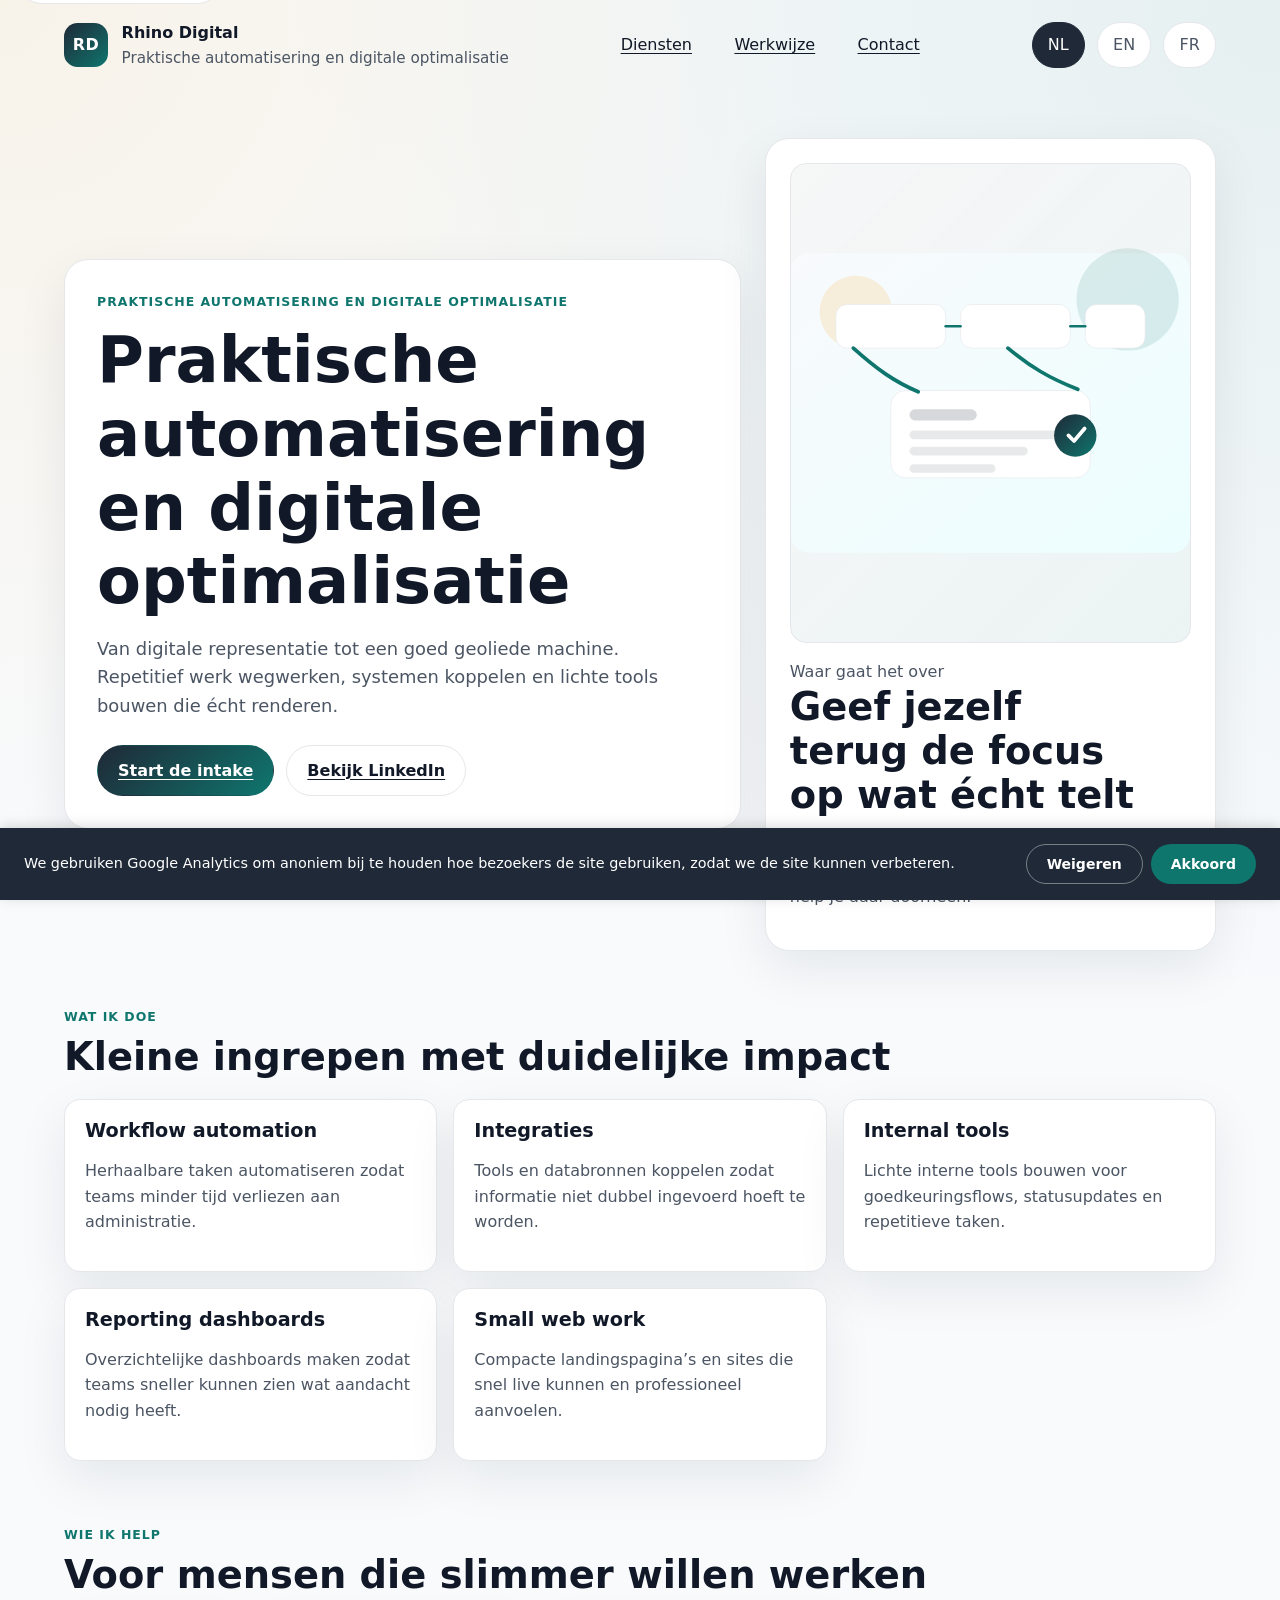
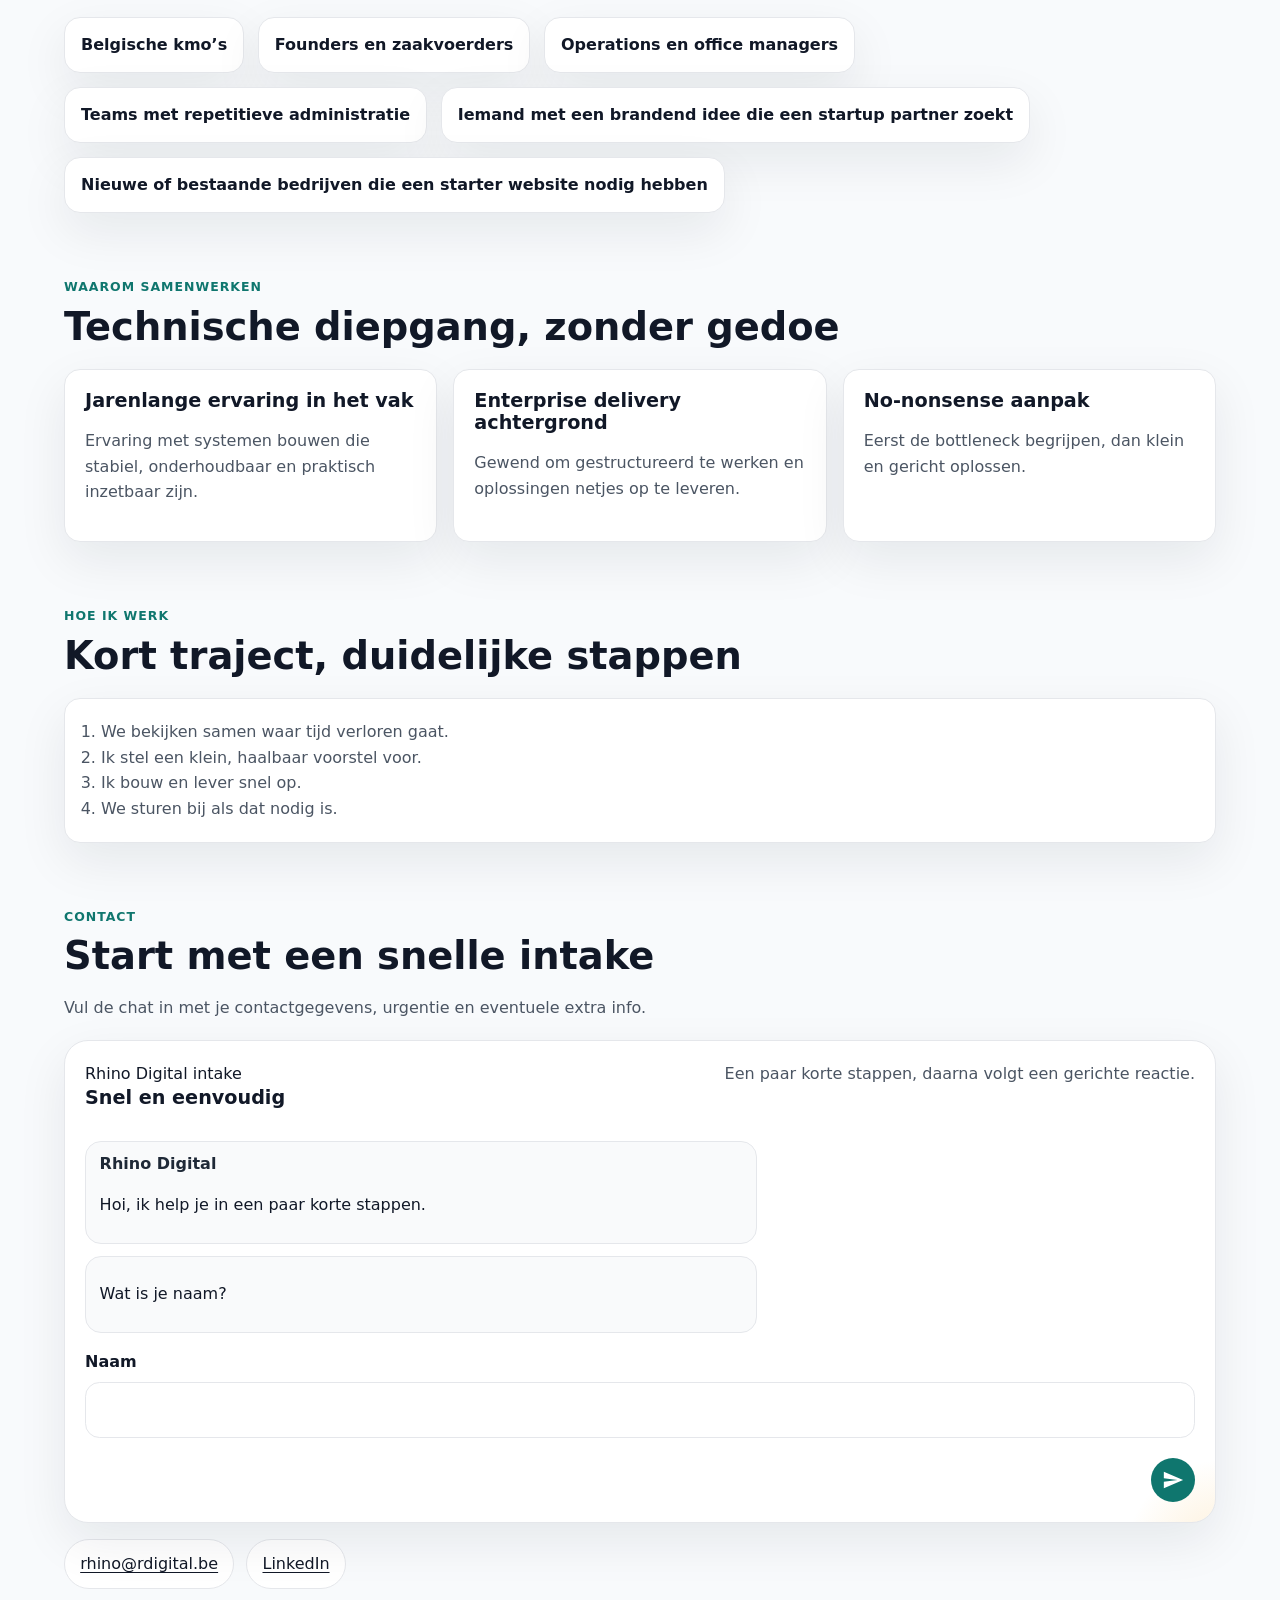
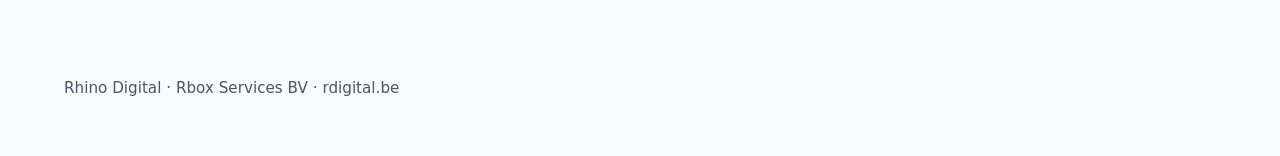
<file: index.html>
<!doctype html>
<html lang="nl" class="no-js">
  <head>
    <meta charset="utf-8" />
    <meta name="viewport" content="width=device-width, initial-scale=1" />
    <meta name="theme-color" content="#1f2937" />
    <meta
      name="description"
      content="Rhino Digital helpt teams repetitief werk verminderen met AI-ondersteunde automatisering, integraties en lichte digitale tools."
    />
    <link rel="canonical" href="https://rdigital.be/" />
    <meta property="og:site_name" content="Rhino Digital" />
    <meta property="og:type" content="website" />
    <meta property="og:title" content="Rhino Digital | Praktische automatisering en digitale optimalisatie" />
    <meta
      property="og:description"
      content="Rhino Digital helpt teams repetitief werk verminderen met AI-ondersteunde automatisering, integraties en lichte digitale tools."
    />
    <meta property="og:url" content="https://rdigital.be/" />
    <meta property="og:image" content="https://rdigital.be/assets/og-image.svg" />
    <link rel="icon" href="assets/favicon.svg" type="image/svg+xml" />
    <link rel="manifest" href="manifest.webmanifest" />
    <link rel="stylesheet" href="styles.css" />
    <title>Rhino Digital | Praktische automatisering en digitale optimalisatie</title>
  </head>
  <body>
    <a class="skip-link" href="#main" data-i18n="skipLink">Naar inhoud springen</a>

    <header class="site-header">
      <div class="brand">
        <div class="brand-mark" aria-hidden="true">RD</div>
        <div>
          <p class="brand-name" data-i18n="brandName">Rhino Digital</p>
          <p class="brand-tagline" data-i18n="tagline">Praktische automatisering en digitale optimalisatie</p>
        </div>
      </div>

      <nav class="site-nav" aria-label="Hoofdnavigatie">
        <a href="#services" data-i18n="navServices">Diensten</a>
        <a href="#process" data-i18n="navProcess">Werkwijze</a>
        <a href="#contact" data-i18n="navContact">Contact</a>
      </nav>

      <div class="lang-switch" role="group" aria-label="Taal">
        <button type="button" class="lang-button is-active" data-lang="nl" aria-pressed="true">NL</button>
        <button type="button" class="lang-button" data-lang="en" aria-pressed="false">EN</button>
        <button type="button" class="lang-button" data-lang="fr" aria-pressed="false">FR</button>
      </div>
    </header>

    <main id="main">
      <section class="hero">
        <div class="hero-copy">
          <p class="eyebrow" data-i18n="heroEyebrow">Praktische automatisering en digitalisering</p>
          <h1 data-i18n="heroTitle">Praktische automatisering en digitale optimalisatie</h1>
          <p class="hero-lead" data-i18n="heroLead">
            Van digitale representatie tot een goed geoliede machine. Repetitief werk wegwerken, systemen koppelen en lichte tools bouwen die écht renderen.
          </p>

          <div class="hero-actions">
            <a class="button button-primary" href="#contact" data-i18n="heroPrimaryCta">Start de intake</a>
            <a class="button button-secondary" href="https://www.linkedin.com/in/rhino-van-boxelaere-b89b75146/" target="_blank" rel="noreferrer" data-i18n="heroSecondaryCta">Bekijk LinkedIn</a>
          </div>
        </div>

        <aside class="hero-card" aria-label="Samenvatting">
          <img
            class="hero-illustration"
            src="assets/hero-illustration.svg"
            alt="Overzicht van een geautomatiseerde workflow en duidelijke statusstappen"
            width="640"
            height="480"
            fetchpriority="high"
          />
          <p class="card-label" data-i18n="cardLabel">Waar gaat het over</p>
          <h2 data-i18n="cardTitle">Geef jezelf terug de focus op wat écht telt</h2>
          <p data-i18n="cardBody">
            Of je nu solo werkt of een team aanstuurt — de digitale kant van je werk hoeft geen last te zijn. Ik help je daar doorheen.
          </p>
        </aside>
      </section>

      <section class="section" id="services">
        <div class="section-heading">
          <p class="eyebrow" data-i18n="servicesEyebrow">Wat ik doe</p>
          <h2 data-i18n="servicesTitle">Kleine ingrepen met duidelijke impact</h2>
        </div>
        <div class="card-grid">
          <article class="info-card">
            <h3 data-i18n="service1Title">Workflow automation</h3>
            <p data-i18n="service1Body">Herhaalbare taken automatiseren zodat teams minder tijd verliezen aan administratie.</p>
          </article>
          <article class="info-card">
            <h3 data-i18n="service2Title">Integraties</h3>
            <p data-i18n="service2Body">Tools en databronnen koppelen zodat informatie niet dubbel ingevoerd hoeft te worden.</p>
          </article>
          <article class="info-card">
            <h3 data-i18n="service3Title">Internal tools</h3>
            <p data-i18n="service3Body">Lichte interne tools bouwen voor goedkeuringsflows, statusupdates en repetitieve taken.</p>
          </article>
          <article class="info-card">
            <h3 data-i18n="service4Title">Reporting dashboards</h3>
            <p data-i18n="service4Body">Overzichtelijke dashboards maken zodat teams sneller kunnen zien wat aandacht nodig heeft.</p>
          </article>
          <article class="info-card">
            <h3 data-i18n="service5Title">Small web work</h3>
            <p data-i18n="service5Body">Compacte landingspagina’s en sites die snel live kunnen en professioneel aanvoelen.</p>
          </article>
        </div>
      </section>

      <section class="section" id="audience">
        <div class="section-heading">
          <p class="eyebrow" data-i18n="audienceEyebrow">Wie ik help</p>
          <h2 data-i18n="audienceTitle">Voor mensen die slimmer willen werken</h2>
        </div>
        <div class="pill-grid">
          <div class="pill" data-i18n="audience1">Belgische kmo’s</div>
          <div class="pill" data-i18n="audience2">Founders en zaakvoerders</div>
          <div class="pill" data-i18n="audience3">Operations en office managers</div>
          <div class="pill" data-i18n="audience4">Teams met repetitieve administratie</div>
          <div class="pill" data-i18n="audience5">Iemand met een brandend idee die een startup partner zoekt</div>
          <div class="pill" data-i18n="audience6">Nieuwe of bestaande bedrijven die een starter website nodig hebben</div>
        </div>
      </section>

      <section class="section" id="why">
        <div class="section-heading">
          <p class="eyebrow" data-i18n="whyEyebrow">Waarom samenwerken</p>
          <h2 data-i18n="whyTitle">Technische diepgang, zonder gedoe</h2>
        </div>
        <div class="card-grid card-grid-compact">
          <article class="info-card">
            <h3 data-i18n="why1Title">Jarenlange ervaring in het vak</h3>
            <p data-i18n="why1Body">Ervaring met systemen bouwen die stabiel, onderhoudbaar en praktisch inzetbaar zijn.</p>
          </article>
          <article class="info-card">
            <h3 data-i18n="why2Title">Enterprise delivery achtergrond</h3>
            <p data-i18n="why2Body">Gewend om gestructureerd te werken en oplossingen netjes op te leveren.</p>
          </article>
          <article class="info-card">
            <h3 data-i18n="why3Title">No-nonsense aanpak</h3>
            <p data-i18n="why3Body">Eerst de bottleneck begrijpen, dan klein en gericht oplossen.</p>
          </article>
        </div>
      </section>

      <section class="section" id="process">
        <div class="section-heading">
          <p class="eyebrow" data-i18n="processEyebrow">Hoe ik werk</p>
          <h2 data-i18n="processTitle">Kort traject, duidelijke stappen</h2>
        </div>
        <ol class="process-list">
          <li data-i18n="process1">We bekijken samen waar tijd verloren gaat.</li>
          <li data-i18n="process2">Ik stel een klein, haalbaar voorstel voor.</li>
          <li data-i18n="process3">Ik bouw en lever snel op.</li>
          <li data-i18n="process4">We sturen bij als dat nodig is.</li>
        </ol>
      </section>

      <section class="section section-contact" id="contact">
        <div class="section-heading">
          <p class="eyebrow" data-i18n="contactEyebrow">Contact</p>
          <h2 data-i18n="contactTitle">Start met een snelle intake</h2>
          <p class="section-lead" data-i18n="contactLead">
            Vul de chat in met je contactgegevens, urgentie en eventuele extra info.
          </p>
        </div>

        <div class="chat-shell">
          <div class="chat-header">
            <div>
              <p class="chat-kicker" data-i18n="chatKicker">Rhino Digital intake</p>
              <h3 data-i18n="chatTitle">Snel en eenvoudig</h3>
            </div>
            <p class="chat-note" data-i18n="chatNote">Een paar korte stappen, daarna volgt een gerichte reactie.</p>
          </div>

          <div class="chat-log" id="chatLog" aria-live="polite"></div>

          <form class="chat-form" id="chatForm" novalidate>
            <div class="field" id="fieldName">
              <label for="name" data-i18n="labelName">Naam</label>
              <input id="name" name="name" type="text" autocomplete="name" required />
            </div>

            <div class="field hidden" id="fieldEmail">
              <label for="email" data-i18n="labelEmail">Contactgegeven (e-mail of telefoonnummer)</label>
              <input id="email" name="email" type="text" autocomplete="off" />
            </div>

            <div class="field hidden" id="fieldCompany">
              <label for="company" data-i18n="labelCompany">Bedrijf (optioneel)</label>
              <input id="company" name="company" type="text" autocomplete="organization" />
            </div>

            <fieldset class="field hidden" id="fieldUrgency">
              <legend id="urgencyLegend" data-i18n="labelUrgency">Urgentie</legend>
              <div class="choice-grid" role="radiogroup" aria-labelledby="urgencyLegend">
                <label><input type="radio" name="urgency" value="Zo snel mogelijk" required /> <span data-i18n="urgency1">Zo snel mogelijk</span></label>
                <label><input type="radio" name="urgency" value="Deze week" /> <span data-i18n="urgency2">Deze week</span></label>
                <label><input type="radio" name="urgency" value="Deze maand" /> <span data-i18n="urgency3">Deze maand</span></label>
                <label><input type="radio" name="urgency" value="Gewoon verkennen" /> <span data-i18n="urgency4">Gewoon verkennen</span></label>
              </div>
            </fieldset>

            <div class="field hidden" id="fieldDetails">
              <label for="details" data-i18n="labelDetails">Extra info (optioneel)</label>
              <textarea id="details" name="details" rows="4" placeholder="Wat wil je verbeteren, automatiseren of vereenvoudigen?"></textarea>
            </div>

            <div class="honeypot" aria-hidden="true">
              <label>Leave this empty <input type="text" name="hp" tabindex="-1" autocomplete="off" /></label>
            </div>

            <div class="chat-actions">
              <button class="chat-undo-btn hidden" type="button" id="undoButton" data-i18n="undoButton">← Vorige</button>
              <button class="chat-send-btn" type="submit" id="nextButton">
                <span class="sr-only" data-i18n="nextButton">Volgende</span>
                <svg aria-hidden="true" xmlns="http://www.w3.org/2000/svg" viewBox="0 0 24 24" fill="currentColor" width="22" height="22">
                  <path d="M2.01 21L23 12 2.01 3 2 10l15 2-15 2z"/>
                </svg>
              </button>
            </div>
          </form>
        </div>

        <div class="contact-links">
          <a href="mailto:rhino@rdigital.be">rhino@rdigital.be</a>
          <a href="https://www.linkedin.com/in/rhino-van-boxelaere-b89b75146/" target="_blank" rel="noreferrer">LinkedIn</a>
        </div>

        <noscript>
          <p class="noscript-notice">Deze contactform vereist JavaScript. Bereik me rechtstreeks via <a href="mailto:rhino@rdigital.be">rhino@rdigital.be</a>.</p>
        </noscript>
      </section>
    </main>

    <footer class="site-footer">
      <p>Rhino Digital · Rbox Services BV · rdigital.be</p>
    </footer>

    <div class="cookie-banner hidden" id="cookieBanner" role="dialog" aria-modal="false" aria-label="Cookie toestemming">
      <p data-i18n="cookieText">We gebruiken Google Analytics om anoniem bij te houden hoe bezoekers de site gebruiken, zodat we de site kunnen verbeteren.</p>
      <div class="cookie-actions">
        <button class="btn-cookie-decline" id="cookieDecline" data-i18n="cookieDecline">Weigeren</button>
        <button class="btn-cookie-accept" id="cookieAccept" data-i18n="cookieAccept">Akkoord</button>
      </div>
    </div>

    <script src="script.js" type="module"></script>
  </body>
</html>
</file>
<file: styles.css>
:root {
  color-scheme: light;
  --bg: #f8fafc;
  --surface: #ffffff;
  --text: #111827;
  --muted: #4b5563;
  --border: #e5e7eb;
  --primary: #1f2937;
  --secondary: #0f766e;
  --accent: #f59e0b;
  --shadow: 0 18px 50px rgb(15 23 42 / 0.08);
  --radius-lg: 1.5rem;
  --radius-md: 1rem;
  --radius-sm: 0.75rem;
  --max-width: 72rem;
}

*,
*::before,
*::after {
  box-sizing: border-box;
}

html {
  scroll-behavior: smooth;
}

body {
  margin: 0;
  font-family: Inter, system-ui, sans-serif;
  background:
    radial-gradient(circle at top left, rgb(245 158 11 / 0.08), transparent 24%),
    radial-gradient(circle at top right, rgb(15 118 110 / 0.08), transparent 28%),
    var(--bg);
  color: var(--text);
  line-height: 1.6;
}

img,
svg {
  display: block;
  max-width: 100%;
}

a {
  color: inherit;
  text-decoration-thickness: 0.08em;
  text-underline-offset: 0.18em;
}

a:hover,
a:focus-visible {
  color: var(--secondary);
}

:focus-visible {
  outline: 3px solid rgb(15 118 110 / 0.4);
  outline-offset: 3px;
}

.skip-link {
  position: absolute;
  top: -3rem;
  left: 1rem;
  z-index: 20;
  background: var(--surface);
  border: 1px solid var(--border);
  padding: 0.75rem 1rem;
  border-radius: 999px;
  transition: top 0.2s ease;
}

.skip-link:focus {
  top: 1rem;
}

.site-header,
.hero,
.section,
.site-footer {
  width: min(calc(100% - 2rem), var(--max-width));
  margin: 0 auto;
}

.site-header {
  display: flex;
  align-items: center;
  justify-content: space-between;
  gap: 1rem;
  padding: 1.25rem 0;
}

.brand {
  display: flex;
  align-items: center;
  gap: 0.85rem;
}

.brand-mark {
  width: 2.75rem;
  height: 2.75rem;
  display: grid;
  place-items: center;
  border-radius: 0.85rem;
  background: linear-gradient(135deg, var(--primary), var(--secondary));
  color: #fff;
  font-weight: 700;
  letter-spacing: 0.03em;
}

.brand-name,
.brand-tagline,
.eyebrow,
.card-label,
.chat-kicker,
.chat-note {
  margin: 0;
}

.brand-name {
  font-weight: 700;
}

.brand-tagline {
  color: var(--muted);
  font-size: 0.95rem;
}

.site-nav,
.lang-switch,
.hero-actions,
.contact-links {
  display: flex;
  align-items: center;
  gap: 0.75rem;
  flex-wrap: wrap;
}

.site-nav a,
.lang-button {
  border-radius: 999px;
  padding: 0.6rem 0.95rem;
}

.lang-button {
  border: 1px solid var(--border);
  background: var(--surface);
  color: var(--muted);
  font: inherit;
  cursor: pointer;
}

.lang-button.is-active {
  background: var(--primary);
  border-color: var(--primary);
  color: #fff;
}

.hero {
  display: grid;
  grid-template-columns: 1.35fr 0.9fr;
  gap: 1.5rem;
  padding: 3rem 0 1.5rem;
  align-items: center;
}

.hero-copy,
.hero-card,
.info-card,
.chat-shell,
.pill,
.process-list,
.chat-summary {
  background: var(--surface);
  border: 1px solid var(--border);
  box-shadow: var(--shadow);
}

.hero-copy,
.hero-card,
.chat-shell,
.chat-summary {
  border-radius: var(--radius-lg);
}

.hero-copy {
  padding: 2rem;
}

.eyebrow {
  color: var(--secondary);
  font-weight: 700;
  letter-spacing: 0.08em;
  text-transform: uppercase;
  font-size: 0.78rem;
}

h1,
h2,
h3 {
  line-height: 1.15;
  margin: 0;
  text-wrap: balance;
}

h1 {
  margin-top: 0.75rem;
  font-size: clamp(2.4rem, 5vw, 4.5rem);
}

h2 {
  font-size: clamp(1.8rem, 3vw, 2.8rem);
}

h3 {
  font-size: 1.2rem;
}

.hero-lead,
.section-lead,
.info-card p,
.hero-card p,
.process-list,
.chat-note,
.chat-summary p {
  color: var(--muted);
}

.hero-lead {
  max-width: 38rem;
  font-size: 1.12rem;
  margin: 1rem 0 0;
}

.hero-actions {
  margin-top: 1.5rem;
}

.button {
  display: inline-flex;
  align-items: center;
  justify-content: center;
  min-height: 3rem;
  border-radius: 999px;
  padding: 0.75rem 1.25rem;
  border: 1px solid transparent;
  font-weight: 700;
  cursor: pointer;
}

.button-primary {
  background: linear-gradient(135deg, var(--primary), var(--secondary));
  color: #fff;
}

.button-secondary {
  background: var(--surface);
  border-color: var(--border);
}

.hero-points {
  display: flex;
  flex-wrap: wrap;
  gap: 0.75rem 1rem;
  padding: 0;
  margin: 1.5rem 0 0;
  list-style: none;
  color: var(--muted);
}

.hero-points li::before {
  content: "•";
  color: var(--accent);
  margin-right: 0.5rem;
}

.hero-card {
  padding: 1.5rem;
  position: relative;
  overflow: hidden;
}

.hero-illustration {
  border-radius: 1rem;
  border: 1px solid var(--border);
  background: linear-gradient(135deg, rgb(31 41 55 / 0.04), rgb(15 118 110 / 0.08));
  margin-bottom: 1rem;
}

.hero-card::before,
.chat-shell::before {
  content: "";
  position: absolute;
  inset: auto -10% -30% auto;
  width: 13rem;
  height: 13rem;
  border-radius: 50%;
  background: radial-gradient(circle, rgb(245 158 11 / 0.18), transparent 70%);
  pointer-events: none;
}

.section {
  padding: 2rem 0;
}

.section-heading {
  margin-bottom: 1.25rem;
}

.section-heading h2 {
  margin-top: 0.5rem;
}

.card-grid {
  display: grid;
  grid-template-columns: repeat(3, minmax(0, 1fr));
  gap: 1rem;
}

.card-grid-compact {
  grid-template-columns: repeat(3, minmax(0, 1fr));
}

.info-card,
.pill,
.process-list {
  border-radius: var(--radius-md);
}

.info-card {
  padding: 1.25rem;
}

.pill-grid {
  display: flex;
  flex-wrap: wrap;
  gap: 0.85rem;
}

.pill {
  padding: 0.9rem 1rem;
  font-weight: 600;
}

.process-list {
  margin: 0;
  padding: 1.25rem 1.5rem 1.25rem 2.25rem;
}

.section-contact {
  padding-bottom: 3rem;
}

.chat-shell {
  position: relative;
  overflow: hidden;
  padding: 1.25rem;
}

.chat-header {
  display: flex;
  align-items: flex-start;
  justify-content: space-between;
  gap: 1rem;
  margin-bottom: 1rem;
}

.chat-log {
  display: grid;
  gap: 0.75rem;
  padding: 1rem 0;
}

.chat-bubble {
  max-width: 42rem;
  padding: 0.55rem 0.85rem;
  border-radius: 1rem;
  border: 1px solid var(--border);
  background: #f9fafb;
}

.chat-bubble.is-user {
  margin-left: auto;
  background: rgb(15 118 110 / 0.08);
}

.chat-bubble strong {
  display: block;
  margin-bottom: 0.2rem;
  color: var(--primary);
}

.chat-form {
  display: grid;
  gap: 1rem;
  position: relative;
  z-index: 1;
}

.field {
  display: grid;
  gap: 0.45rem;
}

.field label,
.field legend {
  font-weight: 700;
}

.field input,
.field textarea {
  width: 100%;
  border: 1px solid var(--border);
  border-radius: 0.9rem;
  padding: 0.9rem 1rem;
  font: inherit;
  background: #fff;
  color: var(--text);
}

.choice-row,
.choice-grid {
  display: grid;
  gap: 0.6rem;
}

.choice-row {
  grid-template-columns: repeat(auto-fit, minmax(10rem, 1fr));
}

.choice-grid {
  grid-template-columns: repeat(auto-fit, minmax(12rem, 1fr));
}

.choice-row label,
.choice-grid label {
  display: flex;
  align-items: center;
  justify-content: center;
  gap: 0.5rem;
  padding: 0.9rem 1rem;
  border-radius: 0.9rem;
  border: 1px solid var(--border);
  background: #fff;
  cursor: pointer;
  font-weight: 600;
  transition: border-color 0.15s, background 0.15s, color 0.15s;
}

.choice-row label:hover,
.choice-grid label:hover {
  border-color: var(--secondary);
}

.choice-row label:has(input:checked),
.choice-grid label:has(input:checked) {
  border-color: var(--secondary);
  background: #ecfdf5;
  color: var(--secondary);
}

.choice-row input[type="radio"],
.choice-grid input[type="radio"] {
  position: absolute;
  opacity: 0;
  width: 0;
  height: 0;
  pointer-events: none;
}

.chat-actions {
  display: flex;
  align-items: center;
  gap: 0.5rem;
  padding-top: 0.25rem;
}

.chat-undo-btn {
  background: none;
  border: none;
  color: var(--muted);
  cursor: pointer;
  font-size: 0.875rem;
  padding: 0.4rem 0.6rem;
  border-radius: 0.5rem;
  transition: color 0.15s;
  white-space: nowrap;
}

.chat-undo-btn:hover {
  color: var(--text);
}

.chat-send-btn {
  margin-left: auto;
  width: 2.75rem;
  height: 2.75rem;
  border-radius: 50%;
  background: var(--secondary);
  color: #fff;
  border: none;
  cursor: pointer;
  display: flex;
  align-items: center;
  justify-content: center;
  flex-shrink: 0;
  transition: background 0.15s, transform 0.1s;
}

.chat-send-btn:hover {
  background: var(--primary);
}

.chat-send-btn:active {
  transform: scale(0.92);
}

.chat-send-btn:disabled {
  opacity: 0.5;
  cursor: not-allowed;
}

.honeypot {
  position: absolute;
  left: -9999px;
  visibility: hidden;
}

.sr-only {
  position: absolute;
  width: 1px;
  height: 1px;
  padding: 0;
  margin: -1px;
  overflow: hidden;
  clip: rect(0, 0, 0, 0);
  white-space: nowrap;
  border: 0;
}

.contact-links {
  margin-top: 1rem;
}

.contact-links a {
  padding: 0.7rem 0.95rem;
  border: 1px solid var(--border);
  border-radius: 999px;
  background: var(--surface);
}

.site-footer {
  padding: 1.5rem 0 2.5rem;
  color: var(--muted);
  font-size: 0.95rem;
}

.hidden {
  display: none !important;
}

@media (max-width: 56rem) {
  .site-header,
  .hero {
    grid-template-columns: 1fr;
  }

  .site-header {
    display: grid;
    justify-items: start;
  }

  .card-grid,
  .card-grid-compact {
    grid-template-columns: 1fr;
  }

  .chat-header {
    flex-direction: column;
  }
}

@media (prefers-reduced-motion: reduce) {
  html {
    scroll-behavior: auto;
  }

  *,
  *::before,
  *::after {
    animation-duration: 0.001ms !important;
    animation-iteration-count: 1 !important;
    transition-duration: 0.001ms !important;
  }
}

/* ========================
   No-JS fallback
   ======================== */
.no-js .chat-shell { display: none; }
.noscript-notice { display: none; }
.no-js .noscript-notice {
  display: block;
  margin: 2rem auto;
  max-width: 36rem;
  text-align: center;
  color: var(--muted);
}
.noscript-notice a { color: var(--secondary); }

/* ========================
   Cookie banner
   ======================== */
.cookie-banner {
  position: fixed;
  bottom: 0;
  left: 0;
  right: 0;
  background: var(--primary);
  color: #fff;
  padding: 1rem 1.5rem;
  display: flex;
  align-items: center;
  gap: 1rem;
  flex-wrap: wrap;
  z-index: 1000;
  box-shadow: 0 -2px 12px rgb(0 0 0 / 0.15);
}
.cookie-banner.hidden { display: none; }
.cookie-banner p {
  margin: 0;
  flex: 1;
  min-width: 15rem;
  font-size: 0.9rem;
}
.cookie-actions {
  display: flex;
  gap: 0.5rem;
  flex-shrink: 0;
}
.btn-cookie-accept,
.btn-cookie-decline {
  padding: 0.5rem 1.25rem;
  border-radius: 999px;
  font: inherit;
  font-size: 0.875rem;
  font-weight: 700;
  cursor: pointer;
}
.btn-cookie-accept {
  background: var(--secondary);
  color: #fff;
  border: none;
}
.btn-cookie-accept:hover { background: #0d9488; }
.btn-cookie-decline {
  background: transparent;
  color: #fff;
  border: 1px solid rgba(255, 255, 255, 0.4);
}
.btn-cookie-decline:hover { background: rgba(255, 255, 255, 0.1); }
</file>
